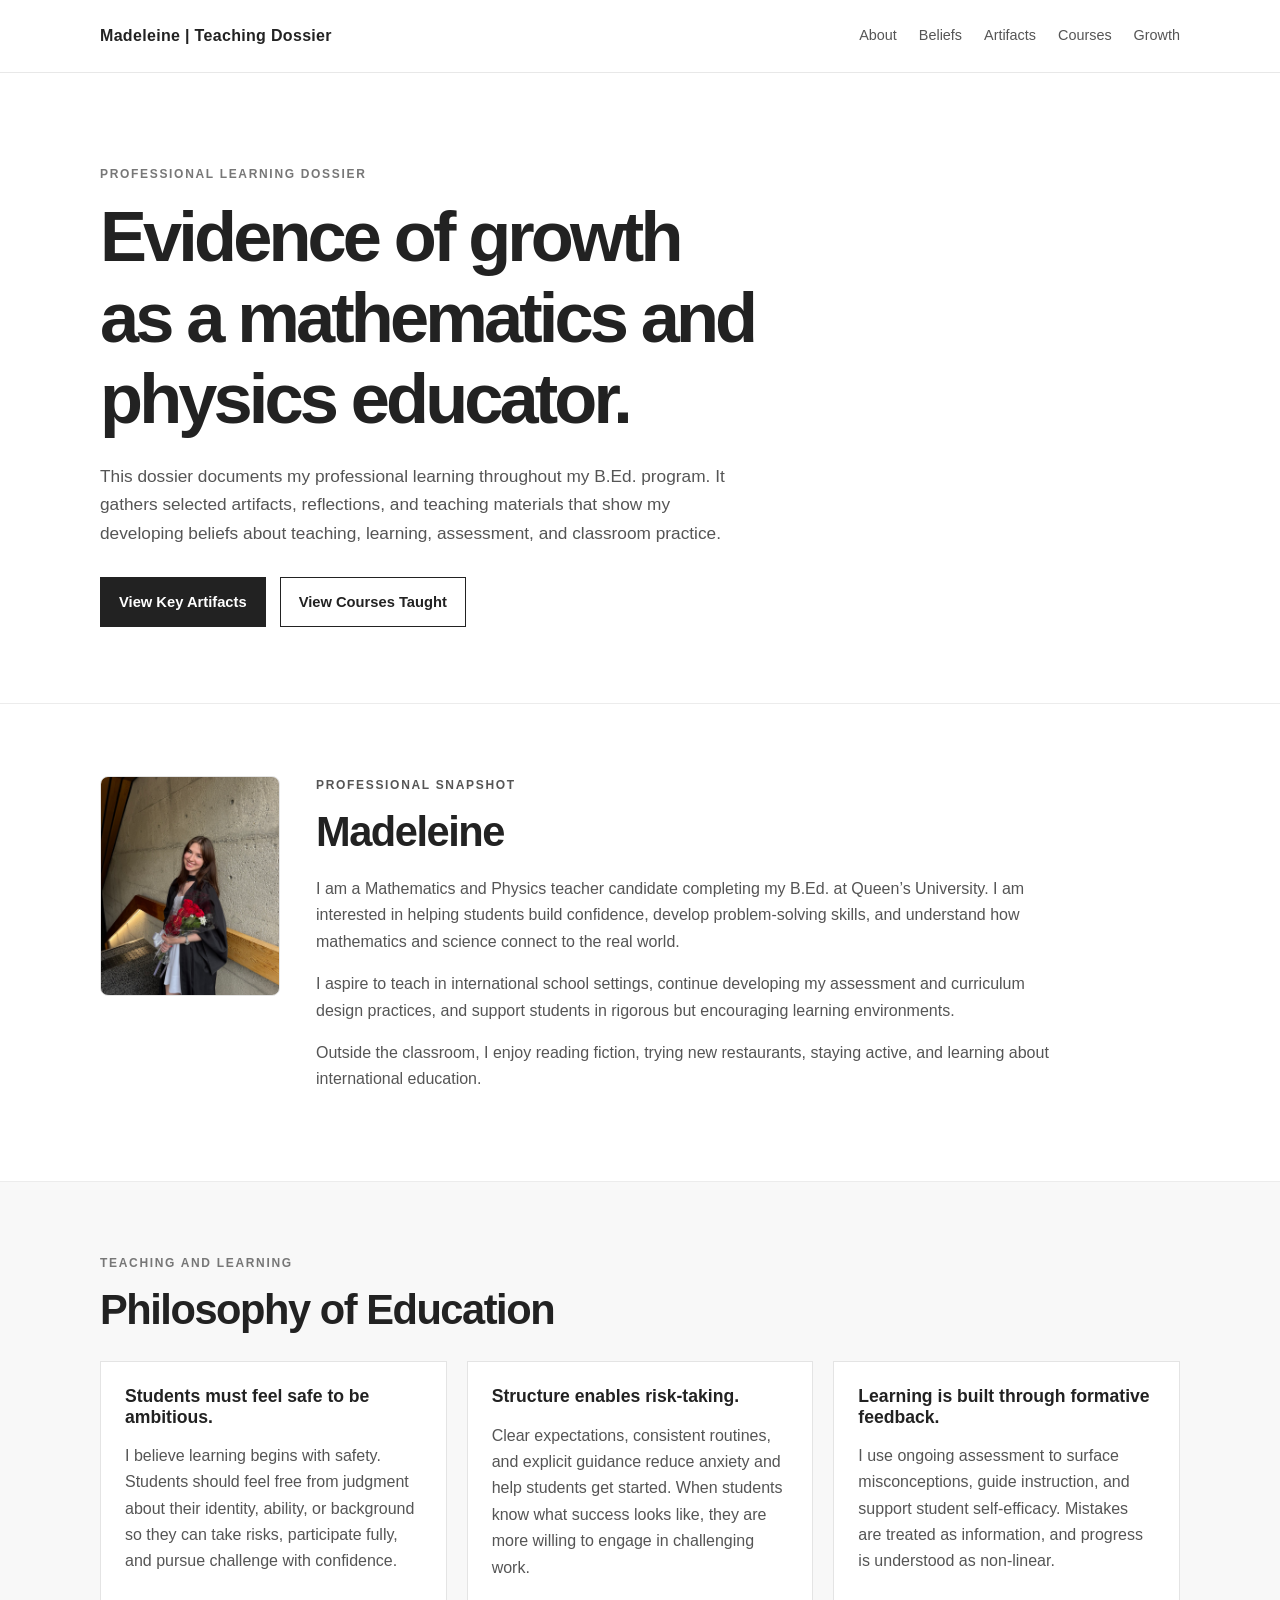
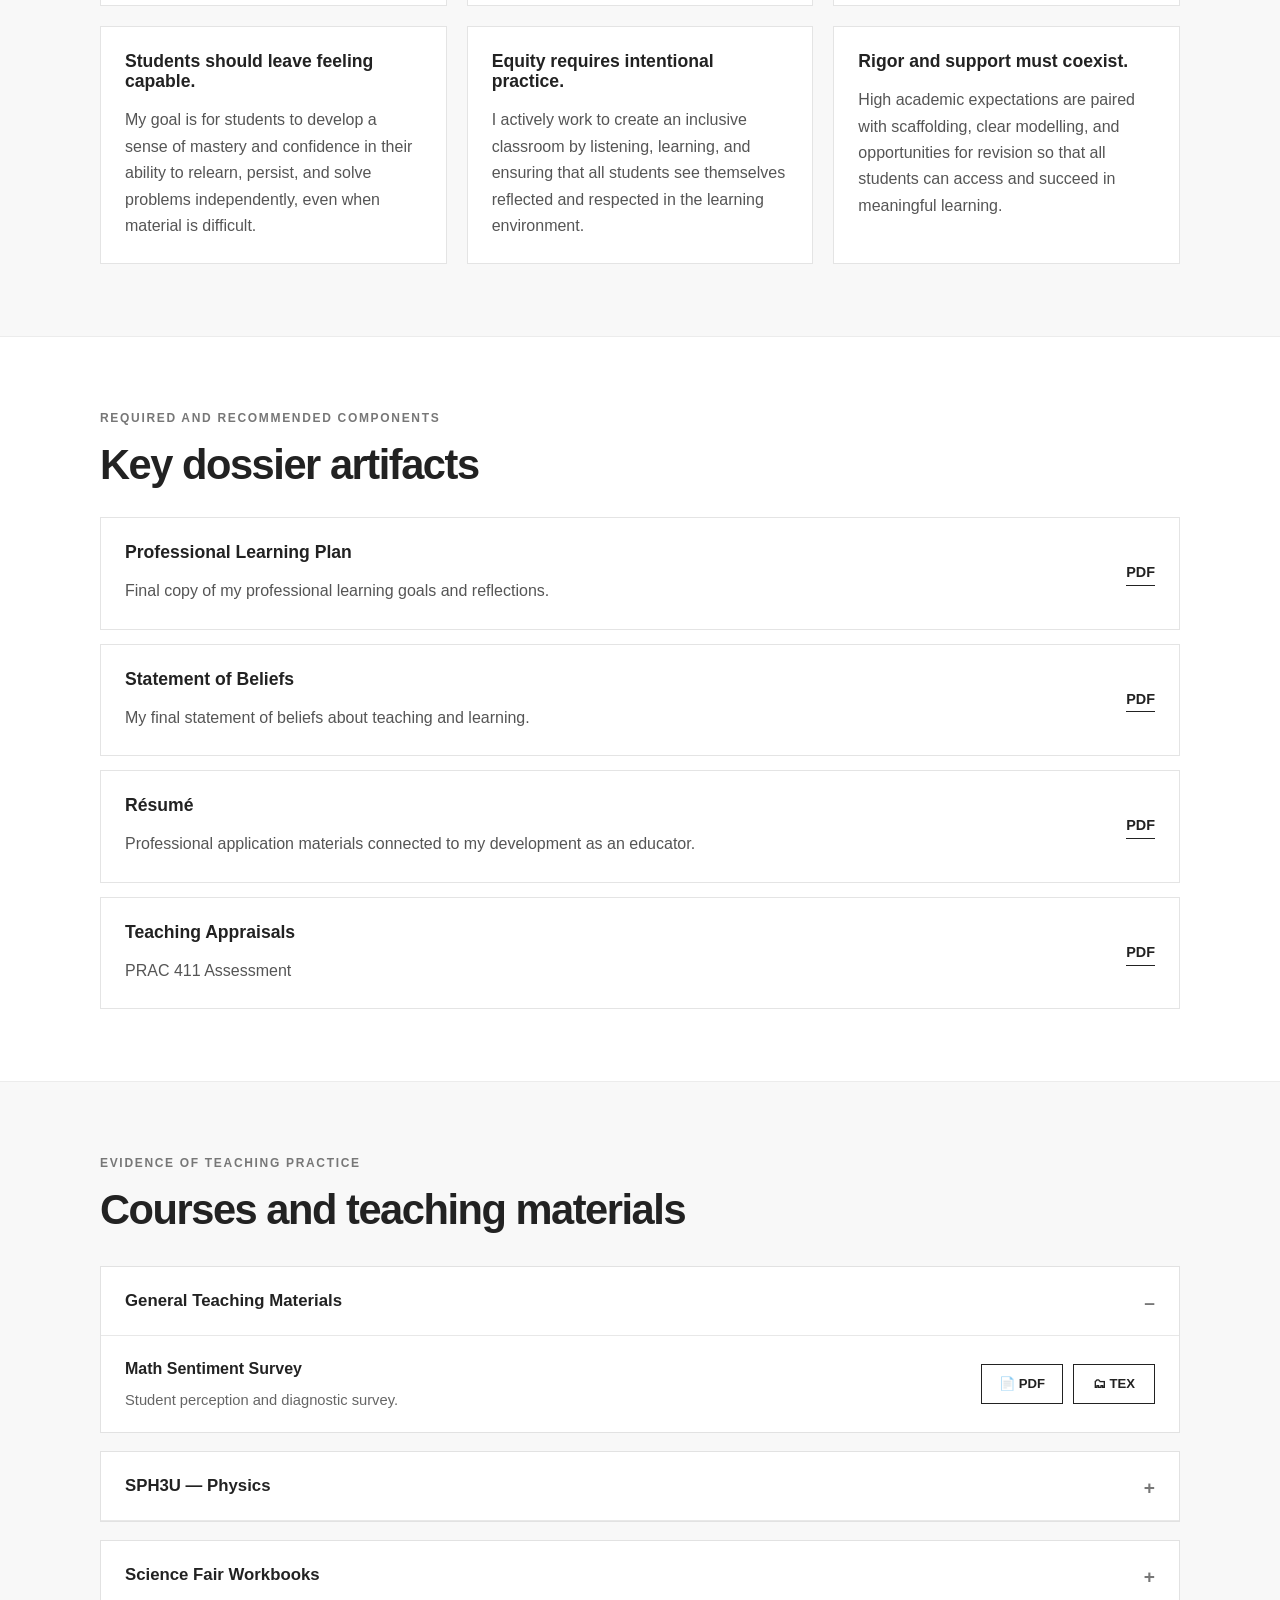
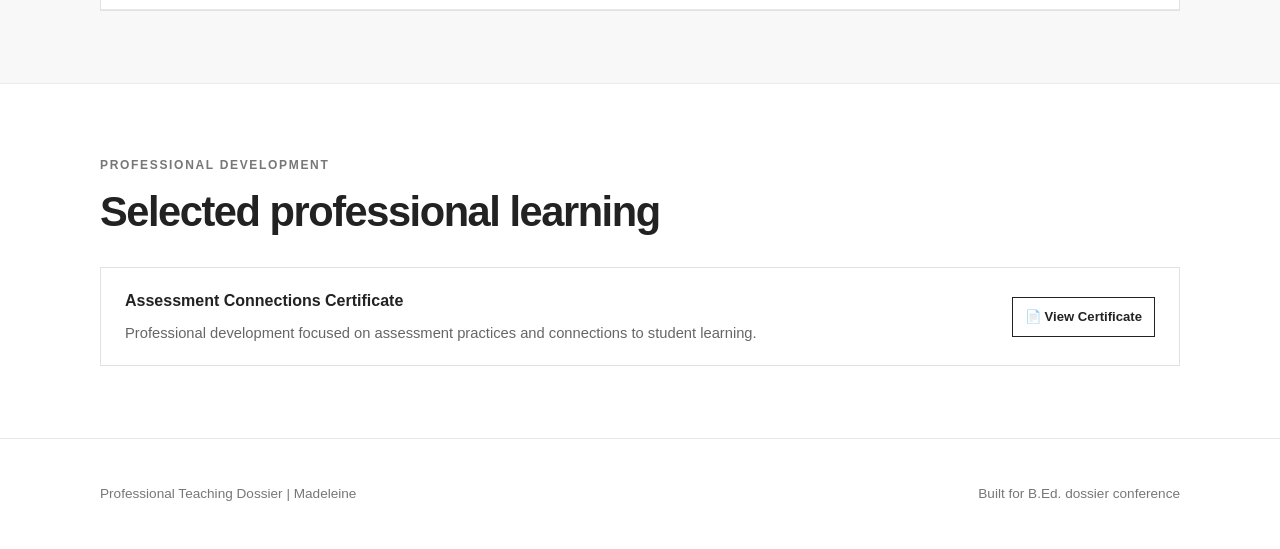
<file: index.html>
<!DOCTYPE html>
<html lang="en">
<head>
  <meta charset="UTF-8" />
  <meta name="viewport" content="width=device-width, initial-scale=1.0" />
  <title>Professional Teaching Dossier | Madeleine</title>
  <link rel="stylesheet" href="style.css" />
</head>

<body>
  <header class="site-header">
    <div class="container nav-container">
      <a href="#home" class="logo">Madeleine | Teaching Dossier</a>

      <nav class="nav-links">
        <a href="#about">About</a>
        <a href="#beliefs">Beliefs</a>
        <a href="#artifacts">Artifacts</a>
        <a href="#courses">Courses</a>
        <a href="#growth">Growth</a>
      </nav>
    </div>
  </header>

  <main id="home">
    <section class="hero">
      <div class="container hero-grid">
        <div>
          <p class="eyebrow">Professional Learning Dossier</p>
          <h1>Evidence of growth as a mathematics and physics educator.</h1>
          <p class="hero-text">
            This dossier documents my professional learning throughout my B.Ed. program.
            It gathers selected artifacts, reflections, and teaching materials that show
            my developing beliefs about teaching, learning, assessment, and classroom practice.
          </p>

          <div class="button-row">
            <a class="button primary" href="#artifacts">View Key Artifacts</a>
            <a class="button secondary" href="#courses">View Courses Taught</a>
          </div>
        </div>
      </div>
    </section>

<section id="about" class="section">
  <div class="container about-row">

    <div class="about-photo">
      <img src="images/grad-photo.jpeg" alt="Photo of Madeleine">
    </div>

    <div class="about-text">
      <p class="eyebrow">Professional Snapshot</p>
      <h2>Madeleine</h2>

      <p>
        I am a Mathematics and Physics teacher candidate completing my B.Ed. at Queen’s University.
        I am interested in helping students build confidence, develop problem-solving skills, and
        understand how mathematics and science connect to the real world.
      </p>

      <p>
        I aspire to teach in international school settings, continue developing my assessment and
        curriculum design practices, and support students in rigorous but encouraging learning environments.
      </p>

      <p>
        Outside the classroom, I enjoy reading fiction, trying new restaurants, staying active, and learning
        about international education.
      </p>
    </div>

  </div>
</section>
    
    <section id="beliefs" class="section light">
      <div class="container">
        <p class="eyebrow">Teaching and Learning</p>
        <h2>Philosophy of Education</h2>
    
        <div class="card-grid three">
          <article class="card">
            <h3>Students must feel safe to be ambitious.</h3>
            <p>
              I believe learning begins with safety. Students should feel free from judgment
              about their identity, ability, or background so they can take risks, participate
              fully, and pursue challenge with confidence.
            </p>
          </article>
    
          <article class="card">
            <h3>Structure enables risk-taking.</h3>
            <p>
              Clear expectations, consistent routines, and explicit guidance reduce anxiety and
              help students get started. When students know what success looks like, they are
              more willing to engage in challenging work.
            </p>
          </article>
    
          <article class="card">
            <h3>Learning is built through formative feedback.</h3>
            <p>
              I use ongoing assessment to surface misconceptions, guide instruction, and support
              student self-efficacy. Mistakes are treated as information, and progress is
              understood as non-linear.
            </p>
          </article>
    
          <article class="card">
            <h3>Students should leave feeling capable.</h3>
            <p>
              My goal is for students to develop a sense of mastery and confidence in their
              ability to relearn, persist, and solve problems independently, even when material
              is difficult.
            </p>
          </article>
    
          <article class="card">
            <h3>Equity requires intentional practice.</h3>
            <p>
              I actively work to create an inclusive classroom by listening, learning, and
              ensuring that all students see themselves reflected and respected in the learning
              environment.
            </p>
          </article>
    
          <article class="card">
            <h3>Rigor and support must coexist.</h3>
            <p>
              High academic expectations are paired with scaffolding, clear modelling, and
              opportunities for revision so that all students can access and succeed in
              meaningful learning.
            </p>
          </article>
        </div>
      </div>
    </section>

    <section id="artifacts" class="section">
      <div class="container">
        <p class="eyebrow">Required and Recommended Components</p>
        <h2>Key dossier artifacts</h2>

        <div class="artifact-list">
          <article class="artifact">
            <div>
              <h3>Professional Learning Plan</h3>
              <p>Final copy of my professional learning goals and reflections.</p>
            </div>
            <a href="documents/professional-learning-plan.pdf" target="_blank">PDF</a>
          </article>

          <article class="artifact">
            <div>
              <h3>Statement of Beliefs</h3>
              <p>My final statement of beliefs about teaching and learning.</p>
            </div>
            <a href="documents/statement-of-beliefs.pdf" target="_blank">PDF</a>
          </article>

          <article class="artifact">
            <div>
              <h3>Résumé</h3>
              <p>Professional application materials connected to my development as an educator.</p>
            </div>
            <a href="documents/resume-cover-letter.pdf" target="_blank">PDF</a>
          </article>

          <article class="artifact">
            <div>
              <h3>Teaching Appraisals</h3>
              <p>PRAC 411 Assessment</p>
            </div>
            <a href="documents/prac441.pdf" target="_blank">PDF</a>
          </article>
        </div>
      </div>
    </section>

    <section id="courses" class="section light">
      <div class="container">
        <p class="eyebrow">Evidence of Teaching Practice</p>
        <h2>Courses and teaching materials</h2>

        <div class="resource-groups">

          <details class="resource-group" open>
            <summary>General Teaching Materials</summary>

            <div class="resource-card">
              <div>
                <h4>Math Sentiment Survey</h4>
                <p>Student perception and diagnostic survey.</p>
              </div>
              <div class="download-buttons">
                <a href="teaching-materials/general-materials/math-sentiment-survey.pdf" download>📄 PDF</a>
                <a href="teaching-materials/math-sentiment-survey.tex" download>🗂 TEX</a>
              </div>
            </div>
          </details>

      <details class="resource-group">
        <summary> SPH3U — Physics</summary>

        <div class="resource-card"><div><h4>Kinematics — Relative Motion 1</h4></div><div class="download-buttons"><a href="teaching-materials/grade11-physics/sph3u-relative-motion-1.pdf" target="_blank" rel="noopener">📄 PDF</a><a href="teaching-materials/grade11-physics/sph3u-relative-motion-1.zip" download>🗂 ZIP</a></div></div>

        <div class="resource-card"><div><h4>Kinematics — Relative Motion 2</h4></div><div class="download-buttons"><a href="teaching-materials/grade11-physics/sph3u-relative-motion-2.pdf" target="_blank" rel="noopener">📄 PDF</a><a href="teaching-materials/grade11-physics/sph3u-relative-motion-2.tex" download>🗂 TEX</a></div></div>

        <div class="resource-card"><div><h4>Dynamics — Introduction to Dynamics</h4></div><div class="download-buttons"><a href="teaching-materials/grade11-physics/sph3u-introduction-to-dynamics.pdf" target="_blank" rel="noopener">📄 PDF</a><a href="teaching-materials/documents/sph3u-introduction-to-dynamics.zip" download>🗂 ZIP</a></div></div>

        <div class="resource-card"><div><h4>Dynamics — Forces</h4></div><div class="download-buttons"><a href="teaching-materials/grade11-physics/sph3u-forces.pdf" target="_blank" rel="noopener">📄 PDF</a><a href="teaching-materials/documents/sph3u-forces.zip" download>🗂 ZIP</a></div></div>

        <div class="resource-card"><div><h4>Dynamics — Newton’s Laws</h4></div><div class="download-buttons"><a href="teaching-materials/documents/sph3u-newtons-laws.pdf" download>📄 PDF</a><a href="teaching-materials/documents/sph3u-newtons-laws.zip" download>🗂 ZIP</a></div></div>

        <div class="resource-card"><div><h4>Dynamics — Newton’s Laws</h4></div><div class="download-buttons"><a href="teaching-materials/documents/sph3u-newtons-laws.pdf" download>📄 PDF</a><a href="teaching-materials/documents/sph3u-newtons-laws.zip" download>🗂 ZIP</a></div></div>

        <div class="resource-card"><div><h4>Dynamics — Newton’s Laws</h4></div><div class="download-buttons"><a href="teaching-materials/documents/sph3u-newtons-laws.pdf" download>📄 PDF</a><a href="teaching-materials/documents/sph3u-newtons-laws.zip" download>🗂 ZIP</a></div></div>
 
        <div class="resource-card"><div><h4>Dynamics — Gravity and Universal Gravitation</h4></div><div class="download-buttons"><a href="teaching-materials/documents/sph3u-gravity.pdf" download>📄 PDF</a><a href="teaching-materials/documents/sph3u-gravity.zip" download>🗂 ZIP</a></div></div>

        <div class="resource-card"><div><h4>Dynamics — Friction</h4></div><div class="download-buttons"><a href="teaching-materials/documents/sph3u-friction.pdf" download>📄 PDF</a><a href="teaching-materials/documents/sph3u-friction.zip" download>🗂 ZIP</a></div></div>

        <div class="resource-card"><div><h4>Labs — Experimental Uncertainties, % Error, Line of Best Fit</h4></div><div class="download-buttons"><a href="teaching-materials/documents/sph3u-experimental-uncertainties.pdf" download>📄 PDF</a><a href="teaching-materials/documents/sph3u-experimental-uncertainties.zip" download>🗂 ZIP</a></div></div>
      </details>

      <details class="resource-group">
        <summary> Science Fair Workbooks </summary>

        <div class="resource-card">
          <div>
            <h4>RD2 — Methodology Workbook</h4>
          </div>
          <div class="download-buttons">
            <a href="teaching-materials/science-fair-club/rd2-methodology.pdf" target="_blank" rel="noopener">📄 PDF</a>
            <a href="teaching-materials/science-fair-club/rd2-methodology.tex" download>🗂 TEX</a>
          </div>
        </div>

        <div class="resource-card">
          <div>
            <h4>RD3 — Reproducibility Workbook</h4>
          </div>
          <div class="download-buttons">
            <a href="teaching-materials/science-fair-club/rd3-reproducibility.pdf" target="_blank" rel="noopener">📄 PDF</a>
            <a href="teaching-materials/science-fair-club/rd3-reproducibility.tex" download>🗂 TEX</a>
          </div>
        </div>
      </details>

    </div>
  </div>
</section>


    <section id="growth" class="section">
  <div class="container">
    <p class="eyebrow">Professional Development</p>
    <h2>Selected professional learning</h2>

    <div class="resource-groups">

      <div class="resource-group" open>
        <div class="resource-card">
          <div>
            <h4>Assessment Connections Certificate</h4>
            <p>Professional development focused on assessment practices and connections to student learning.</p>
          </div>
          <div class="download-buttons">
            <a href="documents/assessment-connections-certificate.pdf" target="_blank" rel="noopener">
              📄 View Certificate
            </a>
          </div>
        </div>
      </div>

    </div>
  </div>
</section>
  </main>

  <footer class="site-footer">
    <div class="container footer-content">
      <p>Professional Teaching Dossier | Madeleine</p>
      <p>Built for B.Ed. dossier conference</p>
    </div>
  </footer>
</body>
</html>
</file>
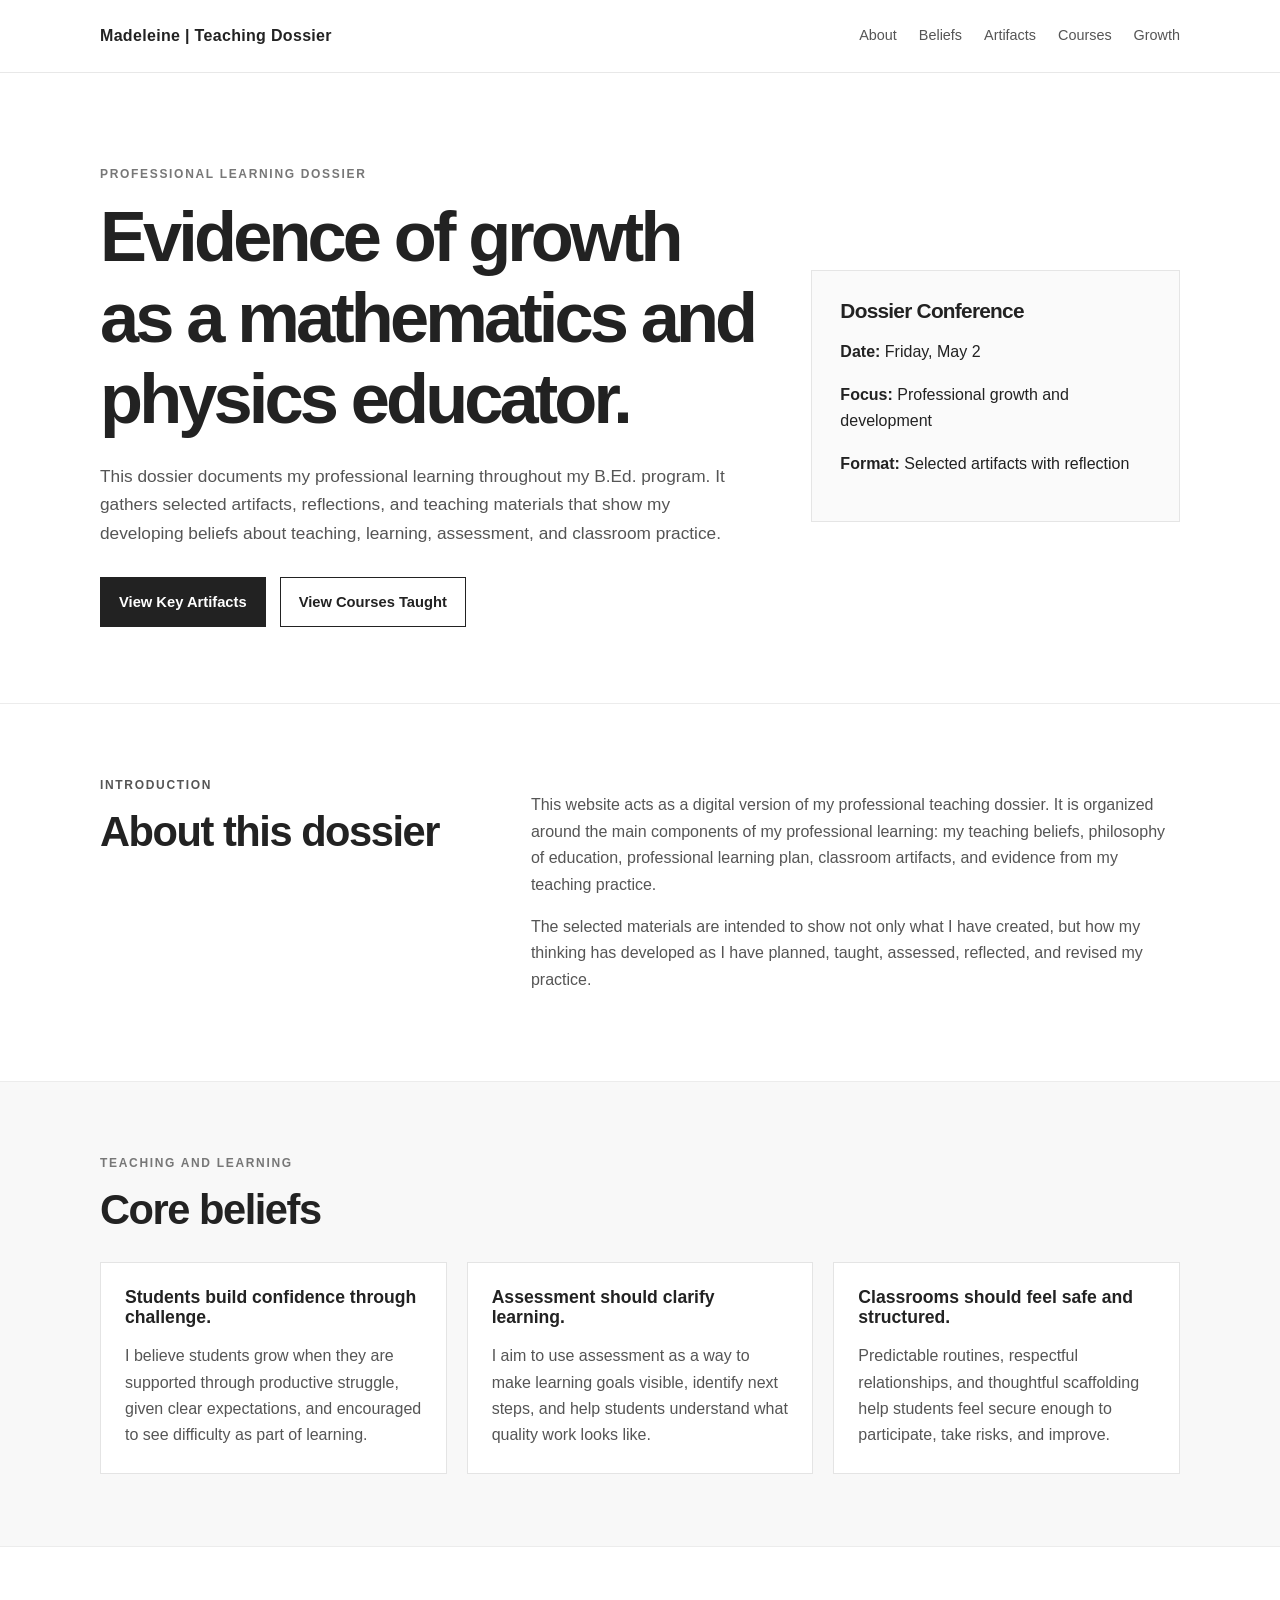
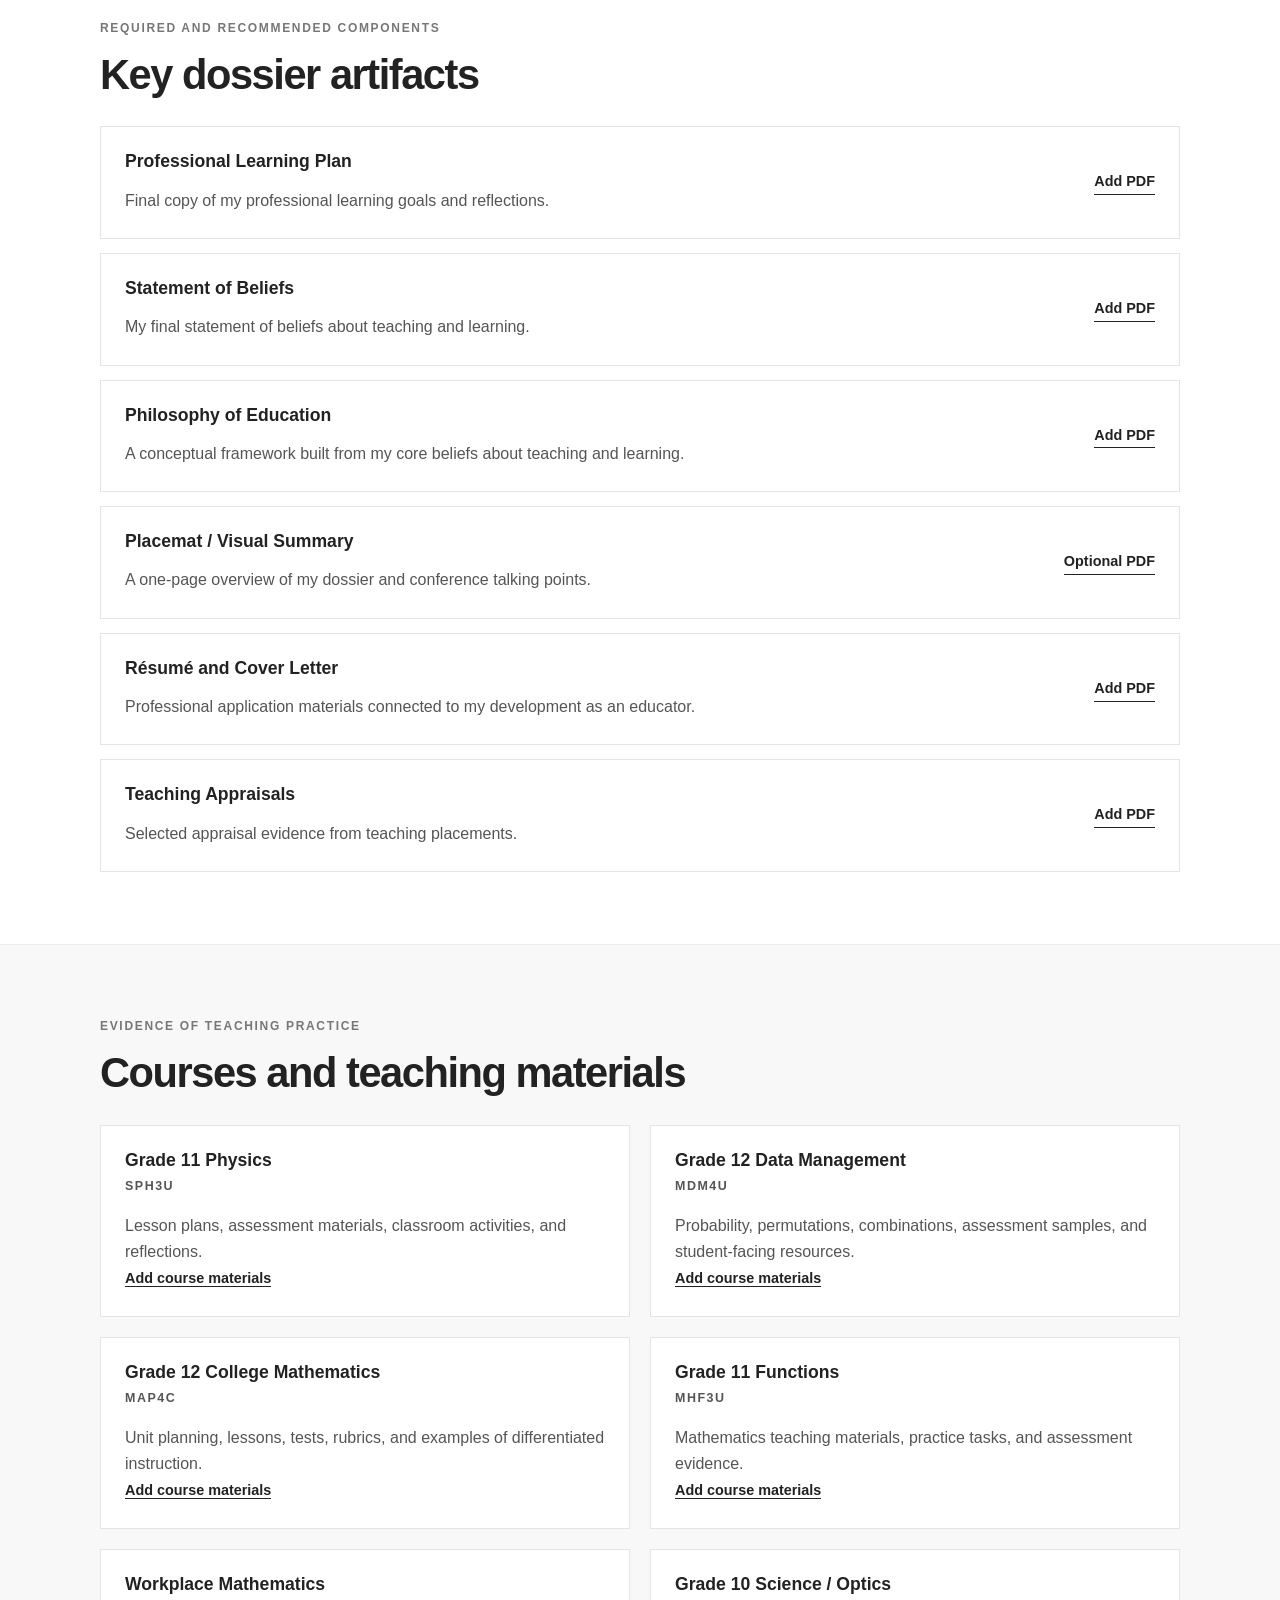
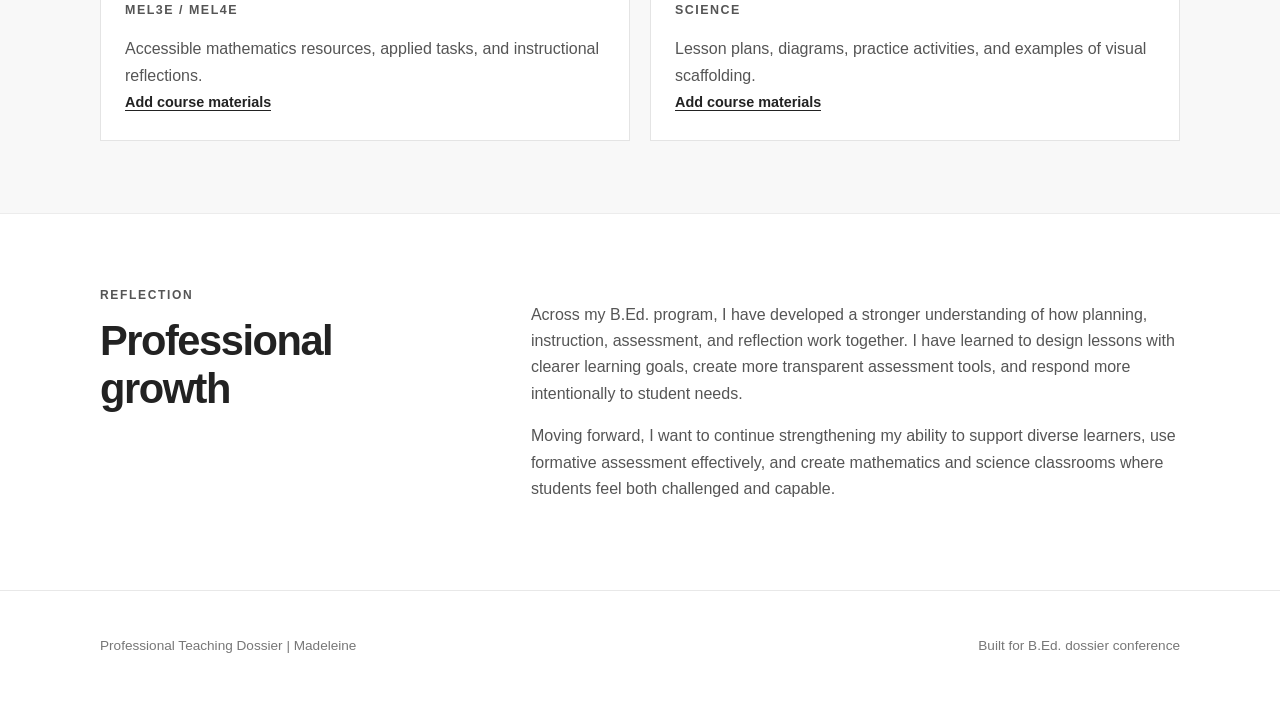
<file: teaching_dossier_site/index.html>
<!DOCTYPE html>
<html lang="en">
<head>
  <meta charset="UTF-8" />
  <meta name="viewport" content="width=device-width, initial-scale=1.0" />
  <title>Professional Teaching Dossier | Madeleine</title>
  <link rel="stylesheet" href="style.css" />
</head>

<body>
  <header class="site-header">
    <div class="container nav-container">
      <a href="#home" class="logo">Madeleine | Teaching Dossier</a>

      <nav class="nav-links">
        <a href="#about">About</a>
        <a href="#beliefs">Beliefs</a>
        <a href="#artifacts">Artifacts</a>
        <a href="#courses">Courses</a>
        <a href="#growth">Growth</a>
      </nav>
    </div>
  </header>

  <main id="home">
    <section class="hero">
      <div class="container hero-grid">
        <div>
          <p class="eyebrow">Professional Learning Dossier</p>
          <h1>Evidence of growth as a mathematics and physics educator.</h1>
          <p class="hero-text">
            This dossier documents my professional learning throughout my B.Ed. program.
            It gathers selected artifacts, reflections, and teaching materials that show
            my developing beliefs about teaching, learning, assessment, and classroom practice.
          </p>

          <div class="button-row">
            <a class="button primary" href="#artifacts">View Key Artifacts</a>
            <a class="button secondary" href="#courses">View Courses Taught</a>
          </div>
        </div>

        <aside class="hero-card">
          <h2>Dossier Conference</h2>
          <p><strong>Date:</strong> Friday, May 2</p>
          <p><strong>Focus:</strong> Professional growth and development</p>
          <p><strong>Format:</strong> Selected artifacts with reflection</p>
        </aside>
      </div>
    </section>

    <section id="about" class="section">
      <div class="container two-column">
        <div>
          <p class="eyebrow">Introduction</p>
          <h2>About this dossier</h2>
        </div>

        <div>
          <p>
            This website acts as a digital version of my professional teaching dossier.
            It is organized around the main components of my professional learning:
            my teaching beliefs, philosophy of education, professional learning plan,
            classroom artifacts, and evidence from my teaching practice.
          </p>
          <p>
            The selected materials are intended to show not only what I have created,
            but how my thinking has developed as I have planned, taught, assessed,
            reflected, and revised my practice.
          </p>
        </div>
      </div>
    </section>

    <section id="beliefs" class="section light">
      <div class="container">
        <p class="eyebrow">Teaching and Learning</p>
        <h2>Core beliefs</h2>

        <div class="card-grid three">
          <article class="card">
            <h3>Students build confidence through challenge.</h3>
            <p>
              I believe students grow when they are supported through productive struggle,
              given clear expectations, and encouraged to see difficulty as part of learning.
            </p>
          </article>

          <article class="card">
            <h3>Assessment should clarify learning.</h3>
            <p>
              I aim to use assessment as a way to make learning goals visible, identify next
              steps, and help students understand what quality work looks like.
            </p>
          </article>

          <article class="card">
            <h3>Classrooms should feel safe and structured.</h3>
            <p>
              Predictable routines, respectful relationships, and thoughtful scaffolding help
              students feel secure enough to participate, take risks, and improve.
            </p>
          </article>
        </div>
      </div>
    </section>

    <section id="artifacts" class="section">
      <div class="container">
        <p class="eyebrow">Required and Recommended Components</p>
        <h2>Key dossier artifacts</h2>

        <div class="artifact-list">
          <article class="artifact">
            <div>
              <h3>Professional Learning Plan</h3>
              <p>Final copy of my professional learning goals and reflections.</p>
            </div>
            <a href="assets/documents/professional-learning-plan.pdf" target="_blank">Add PDF</a>
          </article>

          <article class="artifact">
            <div>
              <h3>Statement of Beliefs</h3>
              <p>My final statement of beliefs about teaching and learning.</p>
            </div>
            <a href="assets/documents/statement-of-beliefs.pdf" target="_blank">Add PDF</a>
          </article>

          <article class="artifact">
            <div>
              <h3>Philosophy of Education</h3>
              <p>A conceptual framework built from my core beliefs about teaching and learning.</p>
            </div>
            <a href="assets/documents/philosophy-of-education.pdf" target="_blank">Add PDF</a>
          </article>

          <article class="artifact">
            <div>
              <h3>Placemat / Visual Summary</h3>
              <p>A one-page overview of my dossier and conference talking points.</p>
            </div>
            <a href="assets/documents/placemat.pdf" target="_blank">Optional PDF</a>
          </article>

          <article class="artifact">
            <div>
              <h3>Résumé and Cover Letter</h3>
              <p>Professional application materials connected to my development as an educator.</p>
            </div>
            <a href="assets/documents/resume-cover-letter.pdf" target="_blank">Add PDF</a>
          </article>

          <article class="artifact">
            <div>
              <h3>Teaching Appraisals</h3>
              <p>Selected appraisal evidence from teaching placements.</p>
            </div>
            <a href="assets/documents/teaching-appraisals.pdf" target="_blank">Add PDF</a>
          </article>
        </div>
      </div>
    </section>

    <section id="courses" class="section light">
      <div class="container">
        <p class="eyebrow">Evidence of Teaching Practice</p>
        <h2>Courses and teaching materials</h2>

        <div class="card-grid two">
          <article class="course-card">
            <h3>Grade 11 Physics</h3>
            <p class="course-code">SPH3U</p>
            <p>Lesson plans, assessment materials, classroom activities, and reflections.</p>
            <a href="assets/documents/sph3u-materials.pdf" target="_blank">Add course materials</a>
          </article>

          <article class="course-card">
            <h3>Grade 12 Data Management</h3>
            <p class="course-code">MDM4U</p>
            <p>Probability, permutations, combinations, assessment samples, and student-facing resources.</p>
            <a href="assets/documents/mdm4u-materials.pdf" target="_blank">Add course materials</a>
          </article>

          <article class="course-card">
            <h3>Grade 12 College Mathematics</h3>
            <p class="course-code">MAP4C</p>
            <p>Unit planning, lessons, tests, rubrics, and examples of differentiated instruction.</p>
            <a href="assets/documents/map4c-materials.pdf" target="_blank">Add course materials</a>
          </article>

          <article class="course-card">
            <h3>Grade 11 Functions</h3>
            <p class="course-code">MHF3U</p>
            <p>Mathematics teaching materials, practice tasks, and assessment evidence.</p>
            <a href="assets/documents/mhf3u-materials.pdf" target="_blank">Add course materials</a>
          </article>

          <article class="course-card">
            <h3>Workplace Mathematics</h3>
            <p class="course-code">MEL3E / MEL4E</p>
            <p>Accessible mathematics resources, applied tasks, and instructional reflections.</p>
            <a href="assets/documents/workplace-math-materials.pdf" target="_blank">Add course materials</a>
          </article>

          <article class="course-card">
            <h3>Grade 10 Science / Optics</h3>
            <p class="course-code">Science</p>
            <p>Lesson plans, diagrams, practice activities, and examples of visual scaffolding.</p>
            <a href="assets/documents/optics-materials.pdf" target="_blank">Add course materials</a>
          </article>
        </div>
      </div>
    </section>

    <section id="growth" class="section">
      <div class="container two-column">
        <div>
          <p class="eyebrow">Reflection</p>
          <h2>Professional growth</h2>
        </div>

        <div>
          <p>
            Across my B.Ed. program, I have developed a stronger understanding of how planning,
            instruction, assessment, and reflection work together. I have learned to design
            lessons with clearer learning goals, create more transparent assessment tools,
            and respond more intentionally to student needs.
          </p>

          <p>
            Moving forward, I want to continue strengthening my ability to support diverse learners,
            use formative assessment effectively, and create mathematics and science classrooms
            where students feel both challenged and capable.
          </p>
        </div>
      </div>
    </section>
  </main>

  <footer class="site-footer">
    <div class="container footer-content">
      <p>Professional Teaching Dossier | Madeleine</p>
      <p>Built for B.Ed. dossier conference</p>
    </div>
  </footer>
</body>
</html>
</file>
<file: style.css>
* {
  box-sizing: border-box;
}

html {
  scroll-behavior: smooth;
}

body {
  margin: 0;
  font-family: Arial, Helvetica, sans-serif;
  color: #222;
  background: #ffffff;
  line-height: 1.65;
}

a {
  color: inherit;
}

.container {
  width: min(1080px, 92%);
  margin: 0 auto;
}

.site-header {
  position: sticky;
  top: 0;
  z-index: 10;
  background: rgba(255, 255, 255, 0.94);
  border-bottom: 1px solid #e8e8e8;
  backdrop-filter: blur(10px);
}

.nav-container {
  min-height: 72px;
  display: flex;
  align-items: center;
  justify-content: space-between;
  gap: 24px;
}

.logo {
  text-decoration: none;
  font-weight: 700;
  letter-spacing: 0.02em;
}

.nav-links {
  display: flex;
  gap: 22px;
  font-size: 0.9rem;
}

.nav-links a {
  text-decoration: none;
  color: #555;
}

.nav-links a:hover {
  color: #000;
}

.hero {
  padding: 92px 0 76px;
  border-bottom: 1px solid #ececec;
}

.hero-grid {
  display: grid;
  grid-template-columns: 1.6fr 0.9fr;
  gap: 56px;
  align-items: center;
}

.eyebrow {
  margin: 0 0 12px;
  color: #777;
  text-transform: uppercase;
  letter-spacing: 0.14em;
  font-size: 0.75rem;
  font-weight: 700;
}

h1,
h2,
h3 {
  line-height: 1.15;
  margin-top: 0;
}

h1 {
  font-size: clamp(2.2rem, 6vw, 4.4rem);
  letter-spacing: -0.055em;
  margin-bottom: 22px;
}

h2 {
  font-size: clamp(1.7rem, 4vw, 2.6rem);
  letter-spacing: -0.035em;
  margin-bottom: 20px;
}

h3 {
  font-size: 1.1rem;
  margin-bottom: 10px;
}

.hero-text {
  max-width: 680px;
  font-size: 1.08rem;
  color: #555;
}

.button-row {
  display: flex;
  gap: 14px;
  flex-wrap: wrap;
  margin-top: 30px;
}

.button {
  display: inline-block;
  padding: 12px 18px;
  border: 1px solid #222;
  text-decoration: none;
  font-size: 0.92rem;
  font-weight: 700;
}

.button.primary {
  background: #222;
  color: white;
}

.button.secondary {
  background: white;
  color: #222;
}

.hero-card {
  border: 1px solid #e5e5e5;
  padding: 28px;
  background: #fafafa;
}

.hero-card h2 {
  font-size: 1.3rem;
  margin-bottom: 16px;
}

.section {
  padding: 72px 0;
}

.section.light {
  background: #f8f8f8;
  border-top: 1px solid #ececec;
  border-bottom: 1px solid #ececec;
}

.two-column {
  display: grid;
  grid-template-columns: 0.8fr 1.4fr;
  gap: 60px;
}

.two-column p {
  color: #555;
}

.card-grid {
  display: grid;
  gap: 20px;
  margin-top: 28px;
}

.card-grid.three {
  grid-template-columns: repeat(3, 1fr);
}

.card-grid.two {
  grid-template-columns: repeat(2, 1fr);
}

.card,
.course-card,
.artifact {
  background: white;
  border: 1px solid #e4e4e4;
  padding: 24px;
}

.card p,
.course-card p,
.artifact p {
  color: #555;
  margin-bottom: 0;
}

.artifact-list {
  display: grid;
  gap: 14px;
  margin-top: 28px;
}

.artifact {
  display: flex;
  justify-content: space-between;
  align-items: center;
  gap: 24px;
}

.artifact h3 {
  margin-bottom: 6px;
}

.artifact a,
.course-card a {
  white-space: nowrap;
  font-size: 0.9rem;
  font-weight: 700;
  text-decoration: none;
  border-bottom: 1px solid #222;
}

.course-code {
  margin: -4px 0 12px;
  font-size: 0.78rem;
  font-weight: 700;
  color: #777;
  text-transform: uppercase;
  letter-spacing: 0.12em;
}

.site-footer {
  padding: 30px 0;
  border-top: 1px solid #e8e8e8;
  background: #fff;
}

.footer-content {
  display: flex;
  justify-content: space-between;
  gap: 20px;
  color: #777;
  font-size: 0.85rem;
}

@media (max-width: 820px) {
  .nav-container,
  .footer-content {
    flex-direction: column;
    align-items: flex-start;
    padding: 16px 0;
  }

  .nav-links {
    flex-wrap: wrap;
    gap: 14px;
  }

  .hero-grid,
  .two-column,
  .card-grid.three,
  .card-grid.two {
    grid-template-columns: 1fr;
  }

  .hero {
    padding: 64px 0;
  }

  .section {
    padding: 52px 0;
  }

  .artifact {
    flex-direction: column;
    align-items: flex-start;
  }
}

.resource-groups {
  display: grid;
  gap: 18px;
  margin-top: 32px;
}

.resource-group {
  background: #ffffff;
  border: 1px solid #e2e2e2;
  padding: 0;
}

.resource-group summary {
  cursor: pointer;
  padding: 20px 24px;
  font-weight: 700;
  font-size: 1.05rem;
  list-style: none;
  border-bottom: 1px solid #e8e8e8;
}

.resource-group summary::-webkit-details-marker {
  display: none;
}

.resource-group summary::after {
  content: "+";
  float: right;
  font-size: 1.2rem;
  color: #777;
}

.resource-group[open] summary::after {
  content: "–";
}

.resource-card {
  display: flex;
  justify-content: space-between;
  align-items: center;
  gap: 28px;
  padding: 20px 24px;
  border-bottom: 1px solid #eeeeee;
}

.resource-card:last-child {
  border-bottom: none;
}

.resource-card h4 {
  margin: 0 0 6px;
  font-size: 1rem;
}

.resource-card p {
  margin: 0;
  color: #666;
  font-size: 0.92rem;
}

.download-buttons {
  display: flex;
  gap: 10px;
  flex-wrap: wrap;
}

.download-buttons a {
  display: inline-block;
  min-width: 82px;
  text-align: center;
  padding: 8px 12px;
  border: 1px solid #222;
  text-decoration: none;
  font-size: 0.82rem;
  font-weight: 700;
  background: #ffffff;
}

.download-buttons a:hover {
  background: #222;
  color: #ffffff;
}

@media (max-width: 720px) {
  .resource-card {
    flex-direction: column;
    align-items: flex-start;
  }
}

.about-row {
  display: grid;
  grid-template-columns: 180px 1fr;
  gap: 36px;
  align-items: start;
}

.about-photo img {
  width: 180px;
  height: 220px;
  object-fit: cover;
  border-radius: 8px;
  border: 1px solid #e5e5e5;
}

.about-text {
  max-width: 760px;
}

.about-text p {
  color: #555;
}

@media (max-width: 700px) {
  .about-row {
    grid-template-columns: 1fr;
  }

  .about-photo img {
    width: 160px;
    height: 200px;
  }
}
</file>
<file: teaching_dossier_site/style.css>
* {
  box-sizing: border-box;
}

html {
  scroll-behavior: smooth;
}

body {
  margin: 0;
  font-family: Arial, Helvetica, sans-serif;
  color: #222;
  background: #ffffff;
  line-height: 1.65;
}

a {
  color: inherit;
}

.container {
  width: min(1080px, 92%);
  margin: 0 auto;
}

.site-header {
  position: sticky;
  top: 0;
  z-index: 10;
  background: rgba(255, 255, 255, 0.94);
  border-bottom: 1px solid #e8e8e8;
  backdrop-filter: blur(10px);
}

.nav-container {
  min-height: 72px;
  display: flex;
  align-items: center;
  justify-content: space-between;
  gap: 24px;
}

.logo {
  text-decoration: none;
  font-weight: 700;
  letter-spacing: 0.02em;
}

.nav-links {
  display: flex;
  gap: 22px;
  font-size: 0.9rem;
}

.nav-links a {
  text-decoration: none;
  color: #555;
}

.nav-links a:hover {
  color: #000;
}

.hero {
  padding: 92px 0 76px;
  border-bottom: 1px solid #ececec;
}

.hero-grid {
  display: grid;
  grid-template-columns: 1.6fr 0.9fr;
  gap: 56px;
  align-items: center;
}

.eyebrow {
  margin: 0 0 12px;
  color: #777;
  text-transform: uppercase;
  letter-spacing: 0.14em;
  font-size: 0.75rem;
  font-weight: 700;
}

h1,
h2,
h3 {
  line-height: 1.15;
  margin-top: 0;
}

h1 {
  font-size: clamp(2.2rem, 6vw, 4.4rem);
  letter-spacing: -0.055em;
  margin-bottom: 22px;
}

h2 {
  font-size: clamp(1.7rem, 4vw, 2.6rem);
  letter-spacing: -0.035em;
  margin-bottom: 20px;
}

h3 {
  font-size: 1.1rem;
  margin-bottom: 10px;
}

.hero-text {
  max-width: 680px;
  font-size: 1.08rem;
  color: #555;
}

.button-row {
  display: flex;
  gap: 14px;
  flex-wrap: wrap;
  margin-top: 30px;
}

.button {
  display: inline-block;
  padding: 12px 18px;
  border: 1px solid #222;
  text-decoration: none;
  font-size: 0.92rem;
  font-weight: 700;
}

.button.primary {
  background: #222;
  color: white;
}

.button.secondary {
  background: white;
  color: #222;
}

.hero-card {
  border: 1px solid #e5e5e5;
  padding: 28px;
  background: #fafafa;
}

.hero-card h2 {
  font-size: 1.3rem;
  margin-bottom: 16px;
}

.section {
  padding: 72px 0;
}

.section.light {
  background: #f8f8f8;
  border-top: 1px solid #ececec;
  border-bottom: 1px solid #ececec;
}

.two-column {
  display: grid;
  grid-template-columns: 0.8fr 1.4fr;
  gap: 60px;
}

.two-column p {
  color: #555;
}

.card-grid {
  display: grid;
  gap: 20px;
  margin-top: 28px;
}

.card-grid.three {
  grid-template-columns: repeat(3, 1fr);
}

.card-grid.two {
  grid-template-columns: repeat(2, 1fr);
}

.card,
.course-card,
.artifact {
  background: white;
  border: 1px solid #e4e4e4;
  padding: 24px;
}

.card p,
.course-card p,
.artifact p {
  color: #555;
  margin-bottom: 0;
}

.artifact-list {
  display: grid;
  gap: 14px;
  margin-top: 28px;
}

.artifact {
  display: flex;
  justify-content: space-between;
  align-items: center;
  gap: 24px;
}

.artifact h3 {
  margin-bottom: 6px;
}

.artifact a,
.course-card a {
  white-space: nowrap;
  font-size: 0.9rem;
  font-weight: 700;
  text-decoration: none;
  border-bottom: 1px solid #222;
}

.course-code {
  margin: -4px 0 12px;
  font-size: 0.78rem;
  font-weight: 700;
  color: #777;
  text-transform: uppercase;
  letter-spacing: 0.12em;
}

.site-footer {
  padding: 30px 0;
  border-top: 1px solid #e8e8e8;
  background: #fff;
}

.footer-content {
  display: flex;
  justify-content: space-between;
  gap: 20px;
  color: #777;
  font-size: 0.85rem;
}

@media (max-width: 820px) {
  .nav-container,
  .footer-content {
    flex-direction: column;
    align-items: flex-start;
    padding: 16px 0;
  }

  .nav-links {
    flex-wrap: wrap;
    gap: 14px;
  }

  .hero-grid,
  .two-column,
  .card-grid.three,
  .card-grid.two {
    grid-template-columns: 1fr;
  }

  .hero {
    padding: 64px 0;
  }

  .section {
    padding: 52px 0;
  }

  .artifact {
    flex-direction: column;
    align-items: flex-start;
  }
}
</file>
